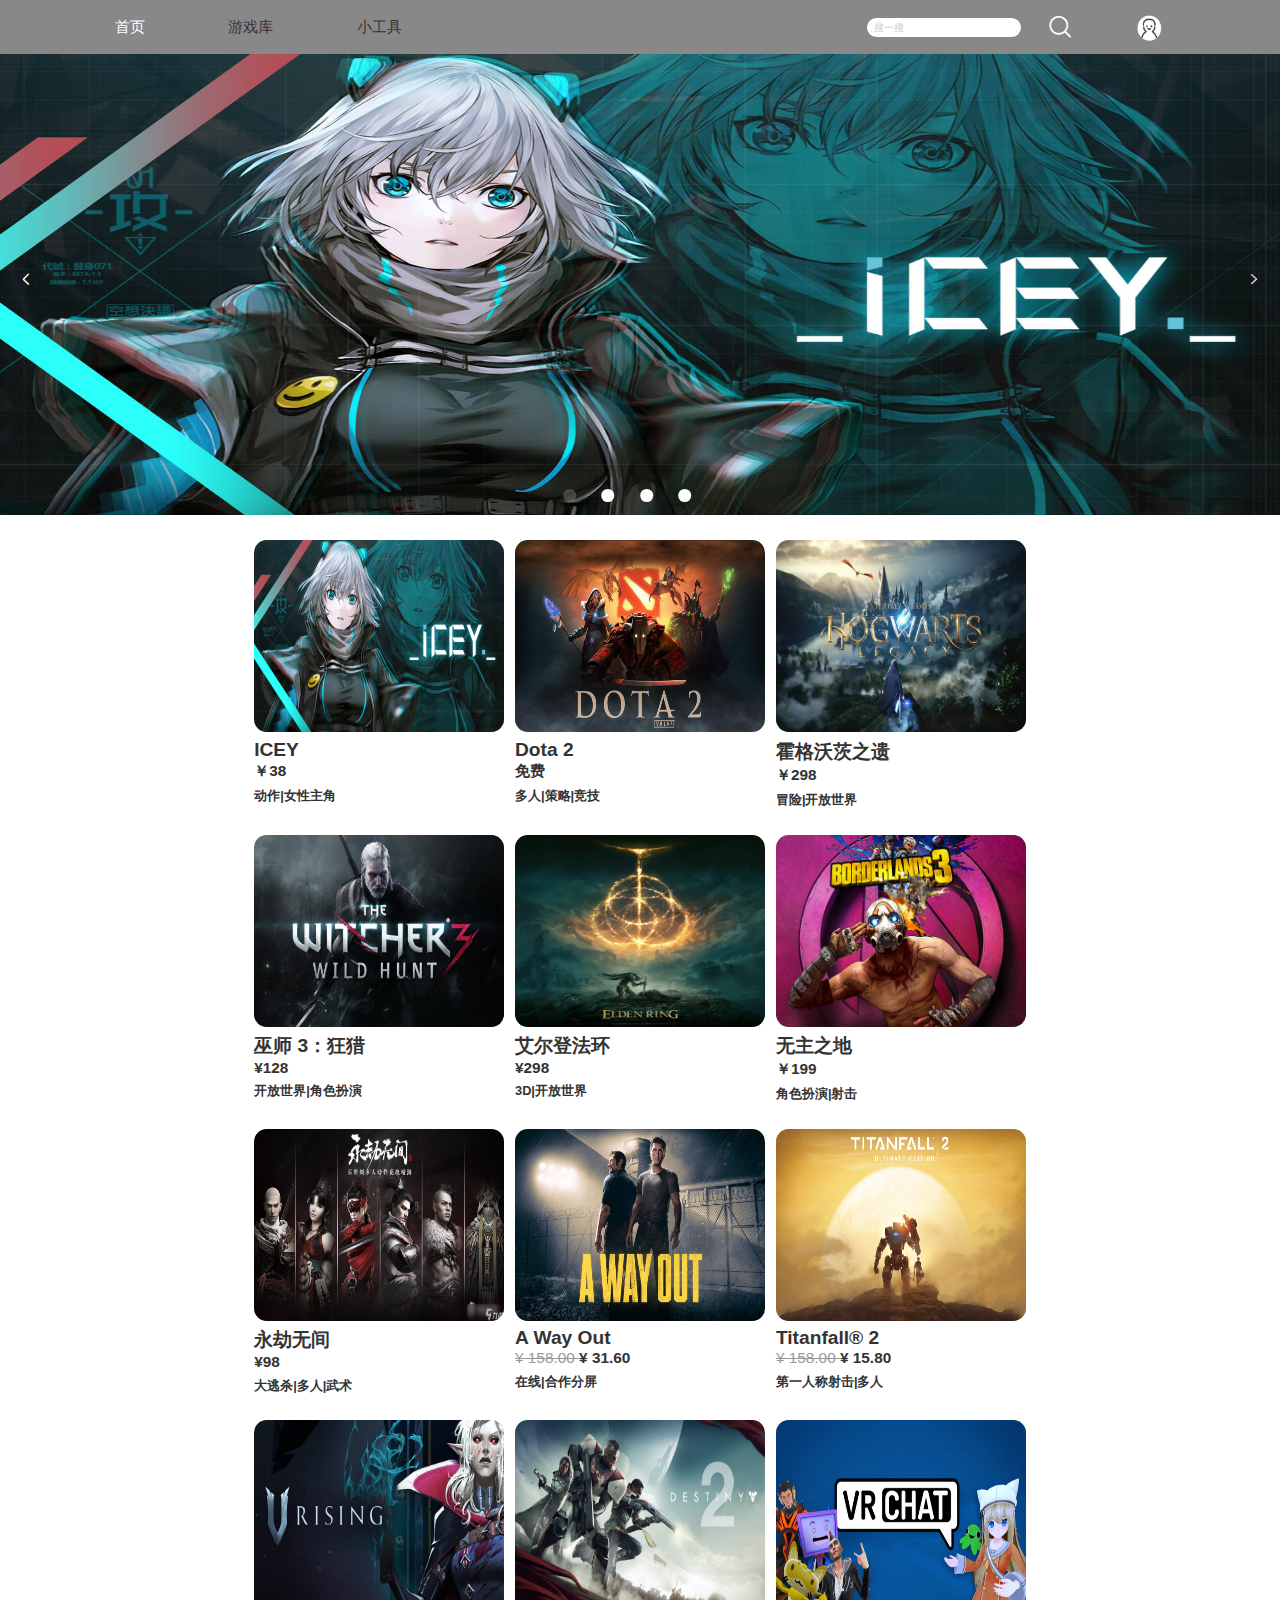
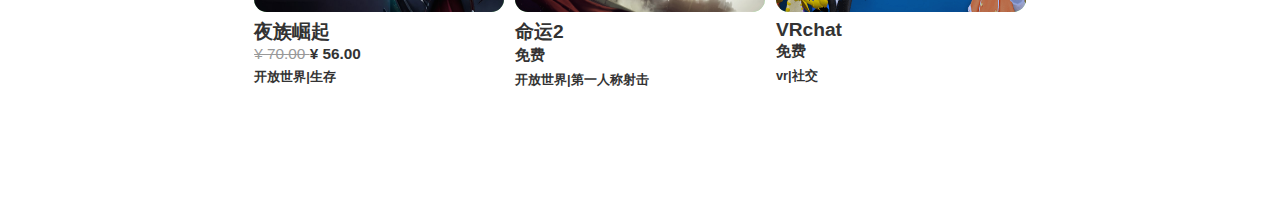
<file: html/index.html>
<!DOCTYPE html>
<html lang="en">

<head>
    <meta charset="UTF-8">
    <meta http-equiv="X-UA-Compatible" content="IE=edge">
    <meta name="viewport" content="width=device-width, initial-scale=1.0">
    <title>首页</title>
    <link rel="stylesheet" href="../css/common.css">
    <link rel="stylesheet" href="../css/base.css">
    <link rel="stylesheet" href="../css/index.css">
    <link rel="stylesheet" href="../iconfont/iconfont.css">
    <script src="../js/flexible.js"></script>
    <script src="../js/lbt.js"></script>
</head>

<body>
    <!-- 顶部 -->
    <div class="banner">
        <!-- 顶部左边导航栏 -->
        <div class="topLeft">
            <ul>
                <li>
                    <a href="#">首页</a>
                </li>
                <li>
                    <a href="./gameLib.html">游戏库</a>
                </li>
                <li>
                    <a href="#">小工具</a>
                </li>
            </ul>
        </div>
        <div class="topRight">
            <!-- 搜索 -->
            <div class="search">
                <a href href="#">
                    <input type="text" placeholder="搜一搜">
                </a>
                <a href href="#">
                    <span class="iconfont">&#xe67d;</span>
                </a>
            </div>
            <div class="head-pic">
                <a href=""><img src="../image/pic.png" alt=""></a>
            </div>
        </div>
    </div>
    <!-- 轮播图 -->
    <div id="flash">
        <div id="prev"><span class="iconfont">&#xe61f;</span></div>
        <div id="next"><span class="iconfont">&#xe621;</span></div>
        <ul id="play">
            <li style="display: block;"><img src="../upload/艾希.jpg" alt="" /></li>
            <li><img src="../upload/DOTA2.jpg" alt="" /></li>
            <li><img src="../upload/霍格沃茨之遗.jpg" alt="" /></li>
            <li><img src="../upload/巫师 3：狂猎.jpg" alt="" /></li>
        </ul>
        <ul id="button">
            <li>
                <div style="background: rgba(255, 255, 255, 0.2);"></div>
            </li>
            <li>
                <div></div>
            </li>
            <li>
                <div></div>
            </li>
            <li>
                <div></div>
            </li>
        </ul>
    </div>
    <!-- 游戏 -->
    <div class="game wrapper">
        <!-- 1 -->
        <ul>
            <li>
                <a href="ICEY.html">
                    <div class="pic"><img src="../upload/艾希.jpg" alt=""></div>
                    <div class="gameName">ICEY</div>
                    <div class="price">￥38</div>
                    <div class="tag">动作|女性主角</div>
                </a>
            </li>
            <li>
                <a href="#">
                    <div class="pic"><img src="../upload/DOTA2.jpg" alt=""></div>
                    <div class="gameName">Dota 2</div>
                    <div class="price">免费</div>
                    <div class="tag">多人|策略|竞技</div>
                </a>
            </li>
            <li>
                <a href="#">
                    <div class="pic"><img src="../upload/霍格沃茨之遗.jpg" alt=""></div>
                    <div class="gameName">霍格沃茨之遗</div>
                    <div class="price">￥298</div>
                    <div class="tag">冒险|开放世界</div>
                </a>
            </li>
        </ul>
        <!-- 2 -->
        <ul>
            <li>
                <a href="#">
                    <div class="pic"><img src="../upload/巫师 3：狂猎.jpg" alt=""></div>
                    <div class="gameName">巫师 3：狂猎</div>
                    <div class="price">¥128</div>
                    <div class="tag">开放世界|角色扮演</div>
                </a>
            </li>
            <li>
                <a href="#">
                    <div class="pic"><img src="../upload/艾尔登法环.jpg" alt=""></div>
                    <div class="gameName">艾尔登法环</div>
                    <div class="price">¥298</div>
                    <div class="tag">3D|开放世界</div>
                </a>
            </li>
            <li>
                <a href="#">
                    <div class="pic"><img src="../upload/无主之地.jpg" alt=""></div>
                    <div class="gameName">无主之地</div>
                    <div class="price">￥199</div>
                    <div class="tag">角色扮演|射击</div>
                </a>
            </li>
        </ul>
        <!-- 3 -->
        <ul>
            <li>
                <a href="#">
                    <div class="pic"><img src="../upload/永劫无间.jpg" alt=""></div>
                    <div class="gameName">永劫无间</div>
                    <div class="price">¥98</div>
                    <div class="tag">大逃杀|多人|武术</div>
                </a>
            </li>
            <li>
                <a href="#">
                    <div class="pic"><img src="../upload/A Way Out.jpg" alt=""></div>
                    <div class="gameName">A Way Out</div>
                    <div class="price"><span>¥ 158.00 </span>¥ 31.60</div>
                    <div class="tag">在线|合作分屏</div>
                </a>
            </li>
            <li>
                <a href="#">
                    <div class="pic"><img src="../upload/Titanfall2.png" alt=""></div>
                    <div class="gameName">Titanfall® 2</div>
                    <div class="price"><span>¥ 158.00 </span>¥ 15.80</div>
                    <div class="tag">第一人称射击|多人</div>
                </a>
            </li>
        </ul>
        <!-- 4 -->
        <ul>
            <li>
                <a href="#">
                    <div class="pic"><img src="../upload/夜族崛起.jpg" alt=""></div>
                    <div class="gameName">夜族崛起</div>
                    <div class="price"><span>¥ 70.00 </span>¥ 56.00</div>
                    <div class="tag">开放世界|生存</div>
                </a>
            </li>
            <li>
                <a href="#">
                    <div class="pic"><img src="../upload/命运2.jpg" alt=""></div>
                    <div class="gameName">命运2</div>
                    <div class="price">免费</div>
                    <div class="tag">开放世界|第一人称射击</div>
                </a>
            </li>
            <li>
                <a href="#">
                    <div class="pic"><img src="../upload/VRchat.png" alt=""></div>
                    <div class="gameName">VRchat</div>
                    <div class="price">免费</div>
                    <div class="tag">vr|社交</div>
                </a>
            </li>
        </ul>
    </div>
</body>

</html>
</file>
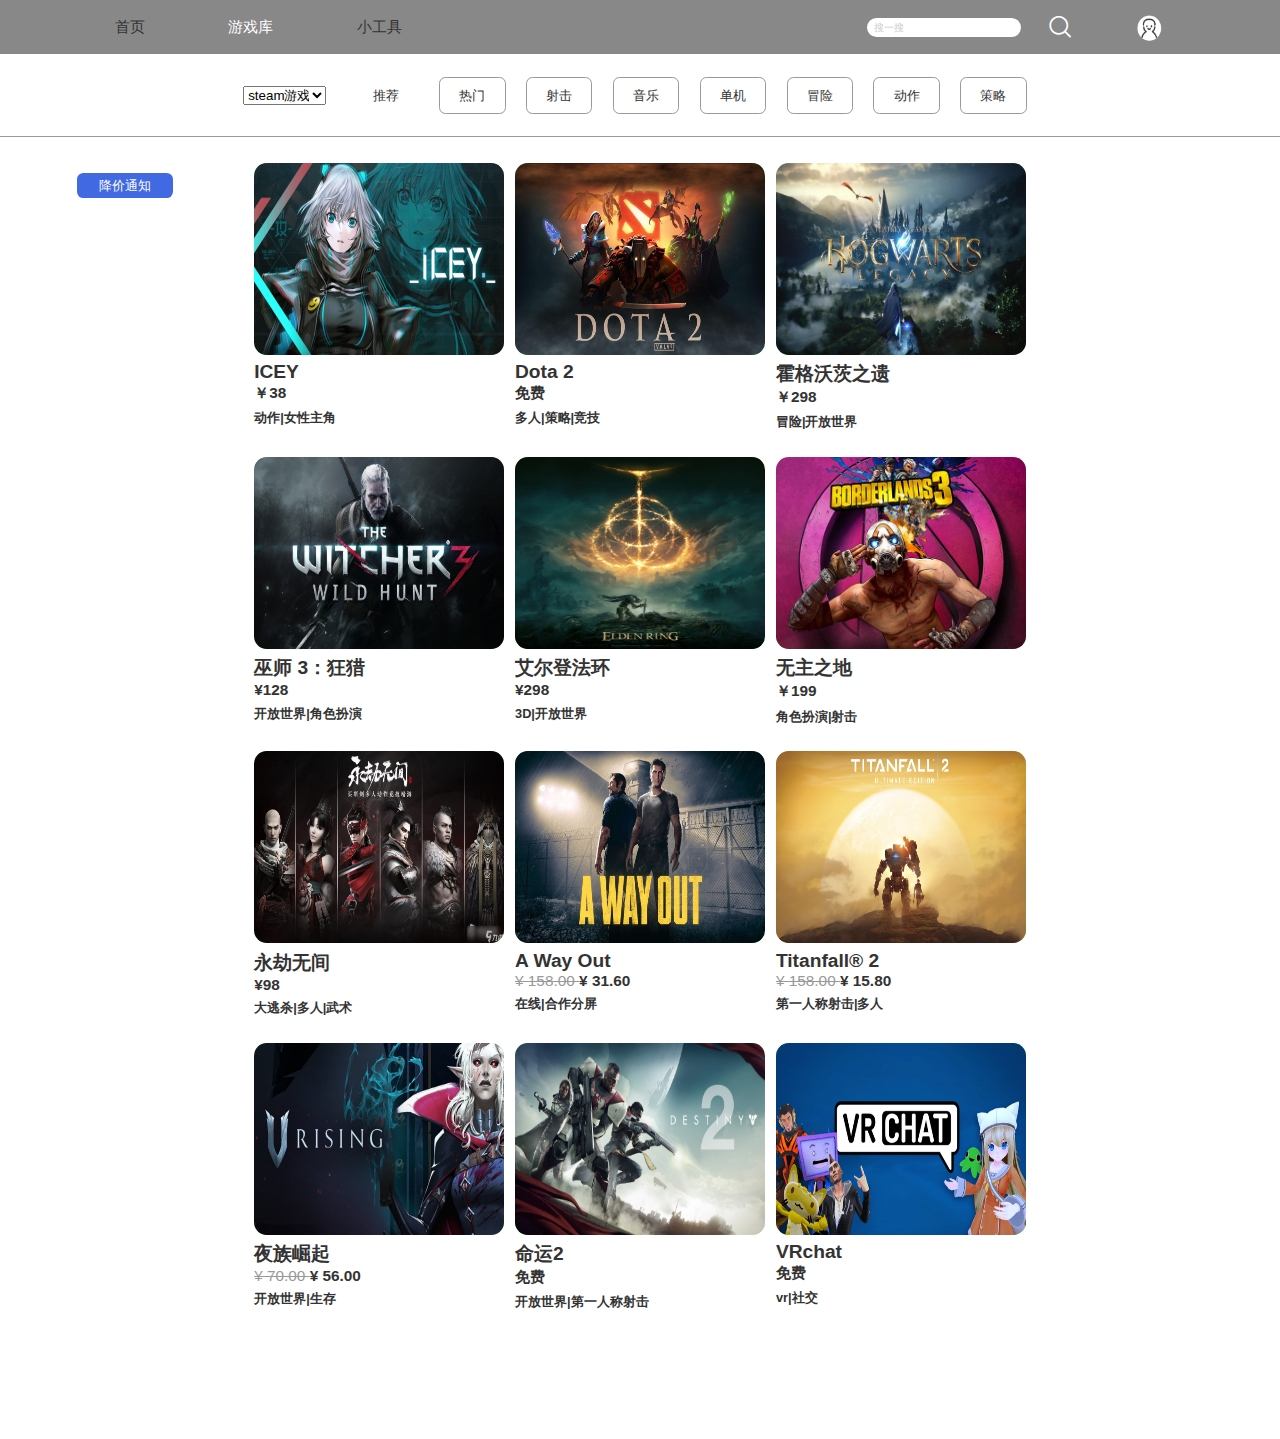
<file: html/gameLib.html>
<!DOCTYPE html>
<html lang="en">

<head>
    <meta charset="UTF-8">
    <meta http-equiv="X-UA-Compatible" content="IE=edge">
    <meta name="viewport" content="width=device-width, initial-scale=1.0">
    <title>游戏库</title>
    <link rel="stylesheet" href="../css/common.css">
    <link rel="stylesheet" href="../css/base.css">
    <link rel="stylesheet" href="../css/gameLib.css">
    <link rel="stylesheet" href="../iconfont/iconfont.css">
    <script src="../js/flexible.js"></script>
</head>

<body>
    <!-- 顶部 -->
    <div class="banner">
        <!-- 顶部左边导航栏 -->
        <div class="topLeft">
            <ul>
                <li>
                    <a href="./index.html">首页</a>
                </li>
                <li>
                    <a href="#">游戏库</a>
                </li>
                <li>
                    <a href="#">小工具</a>
                </li>
            </ul>
        </div>
        <div class="topRight">
            <!-- 搜索 -->
            <div class="search">
                <a href href="#">
                    <input type="text" placeholder="搜一搜">
                </a>
                <a href href="#">
                    <span class="iconfont">&#xe67d;</span>
                </a>
            </div>
            <div class="head-pic">
                <a href=""><img src="../image/pic.png" alt=""></a>
            </div>
        </div>
    </div>
    <!-- 分类 -->
    <div class="classify">
        <div class="wrapper">
            <div class="gameType">
                <select>
                    <option>steam游戏</option>
                    <option>手游</option>
                    <option>热门大型网游</option>
                </select>
            </div>
            <div class="gameTag">
                <ul>
                    <li>
                        <a href="">推荐</a>
                    </li>
                    <li>
                        <a href="">热门</a>
                    </li>
                    <li>
                        <a href="">射击</a>
                    </li>
                    <li>
                        <a href="">音乐</a>
                    </li>
                    <li>
                        <a href="">单机</a>
                    </li>
                    <li>
                        <a href="">冒险</a>
                    </li>
                    <li>
                        <a href="">动作</a>
                    </li>
                    <li>
                        <a href="">策略</a>
                    </li>
                </ul>
            </div>
        </div>
    </div>
    <!-- 游戏 -->
    <div class="game wrapper">
        <!-- 1 -->
        <ul>
            <li>
                <a href="ICEY.html">
                    <div class="pic"><img src="../upload/艾希.jpg" alt=""></div>
                    <div class="gameName">ICEY</div>
                    <div class="price">￥38</div>
                    <div class="tag">动作|女性主角</div>
                </a>
            </li>
            <li>
                <a href="#">
                    <div class="pic"><img src="../upload/DOTA2.jpg" alt=""></div>
                    <div class="gameName">Dota 2</div>
                    <div class="price">免费</div>
                    <div class="tag">多人|策略|竞技</div>
                </a>
            </li>
            <li>
                <a href="#">
                    <div class="pic"><img src="../upload/霍格沃茨之遗.jpg" alt=""></div>
                    <div class="gameName">霍格沃茨之遗</div>
                    <div class="price">￥298</div>
                    <div class="tag">冒险|开放世界</div>
                </a>
            </li>
        </ul>
        <!-- 2 -->
        <ul>
            <li>
                <a href="#">
                    <div class="pic"><img src="../upload/巫师 3：狂猎.jpg" alt=""></div>
                    <div class="gameName">巫师 3：狂猎</div>
                    <div class="price">¥128</div>
                    <div class="tag">开放世界|角色扮演</div>
                </a>
            </li>
            <li>
                <a href="#">
                    <div class="pic"><img src="../upload/艾尔登法环.jpg" alt=""></div>
                    <div class="gameName">艾尔登法环</div>
                    <div class="price">¥298</div>
                    <div class="tag">3D|开放世界</div>
                </a>
            </li>
            <li>
                <a href="#">
                    <div class="pic"><img src="../upload/无主之地.jpg" alt=""></div>
                    <div class="gameName">无主之地</div>
                    <div class="price">￥199</div>
                    <div class="tag">角色扮演|射击</div>
                </a>
            </li>
        </ul>
        <!-- 3 -->
        <ul>
            <li>
                <a href="#">
                    <div class="pic"><img src="../upload/永劫无间.jpg" alt=""></div>
                    <div class="gameName">永劫无间</div>
                    <div class="price">¥98</div>
                    <div class="tag">大逃杀|多人|武术</div>
                </a>
            </li>
            <li>
                <a href="#">
                    <div class="pic"><img src="../upload/A Way Out.jpg" alt=""></div>
                    <div class="gameName">A Way Out</div>
                    <div class="price"><span>¥ 158.00 </span>¥ 31.60</div>
                    <div class="tag">在线|合作分屏</div>
                </a>
            </li>
            <li>
                <a href="#">
                    <div class="pic"><img src="../upload/Titanfall2.png" alt=""></div>
                    <div class="gameName">Titanfall® 2</div>
                    <div class="price"><span>¥ 158.00 </span>¥ 15.80</div>
                    <div class="tag">第一人称射击|多人</div>
                </a>
            </li>
        </ul>
        <!-- 4 -->
        <ul>
            <li>
                <a href="#">
                    <div class="pic"><img src="../upload/夜族崛起.jpg" alt=""></div>
                    <div class="gameName">夜族崛起</div>
                    <div class="price"><span>¥ 70.00 </span>¥ 56.00</div>
                    <div class="tag">开放世界|生存</div>
                </a>
            </li>
            <li>
                <a href="#">
                    <div class="pic"><img src="../upload/命运2.jpg" alt=""></div>
                    <div class="gameName">命运2</div>
                    <div class="price">免费</div>
                    <div class="tag">开放世界|第一人称射击</div>
                </a>
            </li>
            <li>
                <a href="#">
                    <div class="pic"><img src="../upload/VRchat.png" alt=""></div>
                    <div class="gameName">VRchat</div>
                    <div class="price">免费</div>
                    <div class="tag">vr|社交</div>
                </a>
            </li>
        </ul>
    </div>
    <!-- 降价通知 -->
    <div class="notice"><a href="">降价通知</a></div>
</body>

</html>
</file>
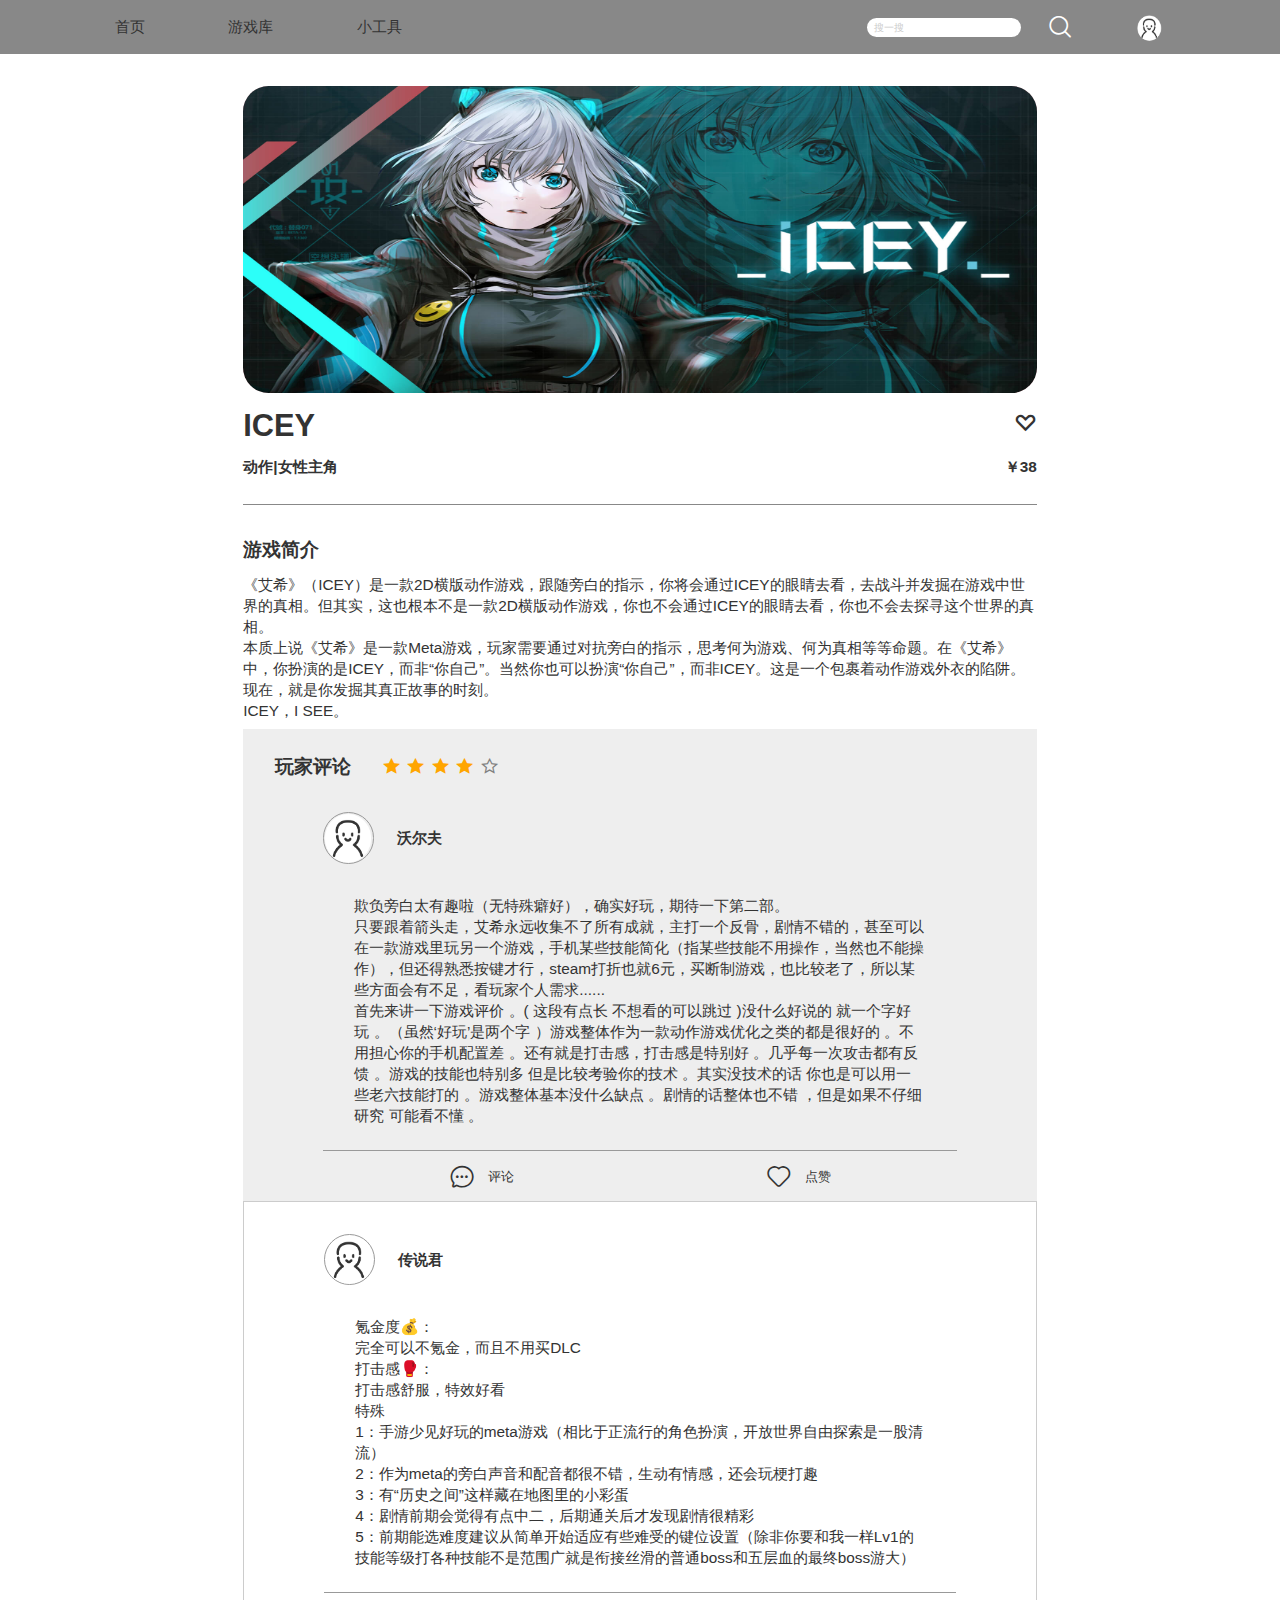
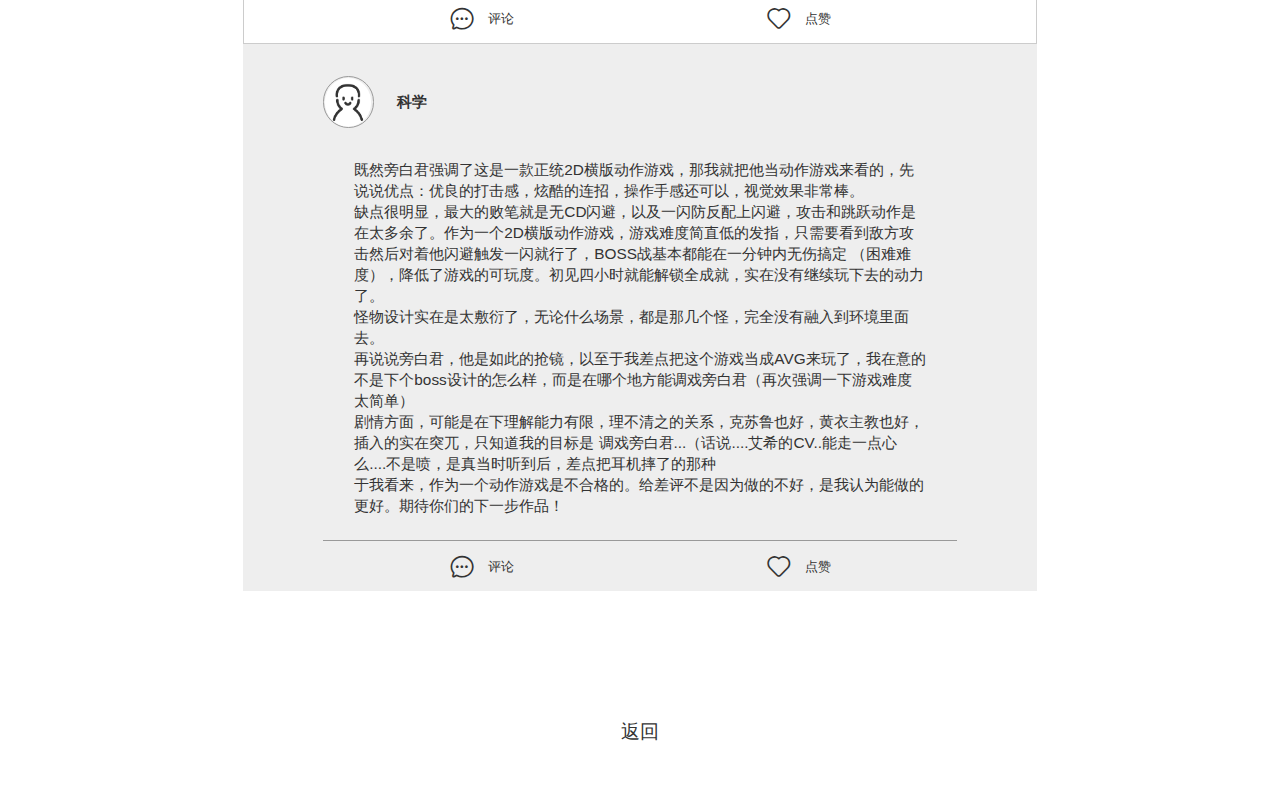
<file: html/ICEY.html>
<!DOCTYPE html>
<html lang="en">

<head>
    <meta charset="UTF-8">
    <meta http-equiv="X-UA-Compatible" content="IE=edge">
    <meta name="viewport" content="width=device-width, initial-scale=1.0">
    <title>ICEY</title>
    <link rel="stylesheet" href="../css/common.css">
    <link rel="stylesheet" href="../css/base.css">
    <link rel="stylesheet" href="../iconfont/iconfont.css">
    <script src="../js/flexible.js"></script>
</head>

<body>
    <!-- 顶部 -->
    <div class="banner">
        <!-- 顶部左边导航栏 -->
        <div class="topLeft">
            <ul>
                <li>
                    <a href="./index.html">首页</a>
                </li>
                <li>
                    <a href="./gameLib.html">游戏库</a>
                </li>
                <li>
                    <a href="#">小工具</a>
                </li>
            </ul>
        </div>
        <div class="topRight">
            <!-- 搜索 -->
            <div class="search">
                <a href href="#">
                    <input type="text" placeholder="搜一搜">
                </a>
                <a href href="#">
                    <span class="iconfont">&#xe67d;</span>
                </a>
            </div>
            <div class="head-pic">
                <a href=""><img src="../image/pic.png" alt=""></a>
            </div>
        </div>
    </div>
    <!-- 游戏详情 -->
    <div class="content wrapper">
        <div class="gamePic"><img src="../upload/艾希.jpg" alt=""></div>
        <div class="gameName"><span>ICEY</span><span class="iconfont">&#xe657;</span></div>
        <div class="gameTag"><span>动作|女性主角</span><span>￥38</span></div>
    </div>
    <!-- 游戏简介 -->
    <div class="gameIntro wrapper">
        <h2>游戏简介</h2>
        <p>《艾希》（ICEY）是一款2D横版动作游戏，跟随旁白的指示，你将会通过ICEY的眼睛去看，去战斗并发掘在游戏中世界的真相。但其实，这也根本不是一款2D横版动作游戏，你也不会通过ICEY的眼睛去看，你也不会去探寻这个世界的真相。
            <br> 本质上说《艾希》是一款Meta游戏，玩家需要通过对抗旁白的指示，思考何为游戏、何为真相等等命题。在《艾希》中，你扮演的是ICEY，而非“你自己”。当然你也可以扮演“你自己”，而非ICEY。这是一个包裹着动作游戏外衣的陷阱。
            <br> 现在，就是你发掘其真正故事的时刻。
            <br> ICEY，I SEE。</p>
    </div>
    <!-- 游戏评论 -->
    <div class="gameCom wrapper">
        <div class="comTitle">
            <span class="title">玩家评论</span>
            <span class="iconfont icon-icon-test3"></span>
            <span class="iconfont icon-icon-test3"></span>
            <span class="iconfont icon-icon-test3"></span>
            <span class="iconfont icon-icon-test3"></span>
            <span class="iconfont icon-icon-test2"></span>
        </div>
        <!-- 评论1 -->
        <div class="comment">
            <div class="people">
                <div class="head-pic"><img src="../image/pic.png" alt=""></div><span>沃尔夫</span>
            </div>
            <p>欺负旁白太有趣啦（无特殊癖好），确实好玩，期待一下第二部。
                <br> 只要跟着箭头走，艾希永远收集不了所有成就，主打一个反骨，剧情不错的，甚至可以在一款游戏里玩另一个游戏，手机某些技能简化（指某些技能不用操作，当然也不能操作），但还得熟悉按键才行，steam打折也就6元，买断制游戏，也比较老了，所以某些方面会有不足，看玩家个人需求......
                <br> 首先来讲一下游戏评价 。( 这段有点长 不想看的可以跳过 )没什么好说的 就一个字好玩 。（虽然‘好玩’是两个字 ）游戏整体作为一款动作游戏优化之类的都是很好的 。不用担心你的手机配置差 。还有就是打击感，打击感是特别好 。几乎每一次攻击都有反馈 。游戏的技能也特别多 但是比较考验你的技术 。其实没技术的话 你也是可以用一些老六技能打的 。游戏整体基本没什么缺点 。剧情的话整体也不错 ，但是如果不仔细研究 可能看不懂 。
            </p>
            <div class="action">
                <div class="actLeft">
                    <div class="iconfont">&#xe61d;</div>
                    <div class="text">评论</div>
                </div>
                <div class="actRight">
                    <div class="iconfont">&#xe61e;</div>
                    <div class="text">点赞</div>
                </div>
            </div>
        </div>
        <!-- 评论2 -->
        <div class="comment">
            <div class="people">
                <div class="head-pic"><img src="../image/pic.png" alt=""></div><span>传说君</span>
            </div>
            <p>氪金度💰：
                <br> 完全可以不氪金，而且不用买DLC
                <br> 打击感🥊：
                <br> 打击感舒服，特效好看
                <br> 特殊
                <br> 1：手游少见好玩的meta游戏（相比于正流行的角色扮演，开放世界自由探索是一股清流）
                <br> 2：作为meta的旁白声音和配音都很不错，生动有情感，还会玩梗打趣
                <br> 3：有“历史之间”这样藏在地图里的小彩蛋
                <br> 4：剧情前期会觉得有点中二，后期通关后才发现剧情很精彩
                <br> 5：前期能选难度建议从简单开始适应有些难受的键位设置（除非你要和我一样Lv1的技能等级打各种技能不是范围广就是衔接丝滑的普通boss和五层血的最终boss游大）
            </p>
            <div class="action">
                <div class="actLeft">
                    <div class="iconfont">&#xe61d;</div>
                    <div class="text">评论</div>
                </div>
                <div class="actRight">
                    <div class="iconfont">&#xe61e;</div>
                    <div class="text">点赞</div>
                </div>
            </div>
        </div>
        <!-- 评论3 -->
        <div class="comment">
            <div class="people">
                <div class="head-pic"><img src="../image/pic.png" alt=""></div><span>科学</span>
            </div>
            <p>既然旁白君强调了这是一款正统2D横版动作游戏，那我就把他当动作游戏来看的，先说说优点：优良的打击感，炫酷的连招，操作手感还可以，视觉效果非常棒。
                <br> 缺点很明显，最大的败笔就是无CD闪避，以及一闪防反配上闪避，攻击和跳跃动作是在太多余了。作为一个2D横版动作游戏，游戏难度简直低的发指，只需要看到敌方攻击然后对着他闪避触发一闪就行了，BOSS战基本都能在一分钟内无伤搞定 （困难难度），降低了游戏的可玩度。初见四小时就能解锁全成就，实在没有继续玩下去的动力了。
                <br> 怪物设计实在是太敷衍了，无论什么场景，都是那几个怪，完全没有融入到环境里面去。
                <br> 再说说旁白君，他是如此的抢镜，以至于我差点把这个游戏当成AVG来玩了，我在意的不是下个boss设计的怎么样，而是在哪个地方能调戏旁白君（再次强调一下游戏难度太简单）
                <br> 剧情方面，可能是在下理解能力有限，理不清之的关系，克苏鲁也好，黄衣主教也好，插入的实在突兀，只知道我的目标是 调戏旁白君...（话说....艾希的CV..能走一点心么....不是喷，是真当时听到后，差点把耳机摔了的那种
                <br> 于我看来，作为一个动作游戏是不合格的。给差评不是因为做的不好，是我认为能做的更好。期待你们的下一步作品！
            </p>
            <div class="action">
                <div class="actLeft">
                    <div class="iconfont">&#xe61d;</div>
                    <div class="text">评论</div>
                </div>
                <div class="actRight">
                    <div class="iconfont">&#xe61e;</div>
                    <div class="text">点赞</div>
                </div>
            </div>
        </div>
    </div>
    <!-- 返回 -->
    <div class="return">
        <a href="index.html">返回</a>
    </div>
</body>
<script type="text/javascript">
</script>

</html>
</file>
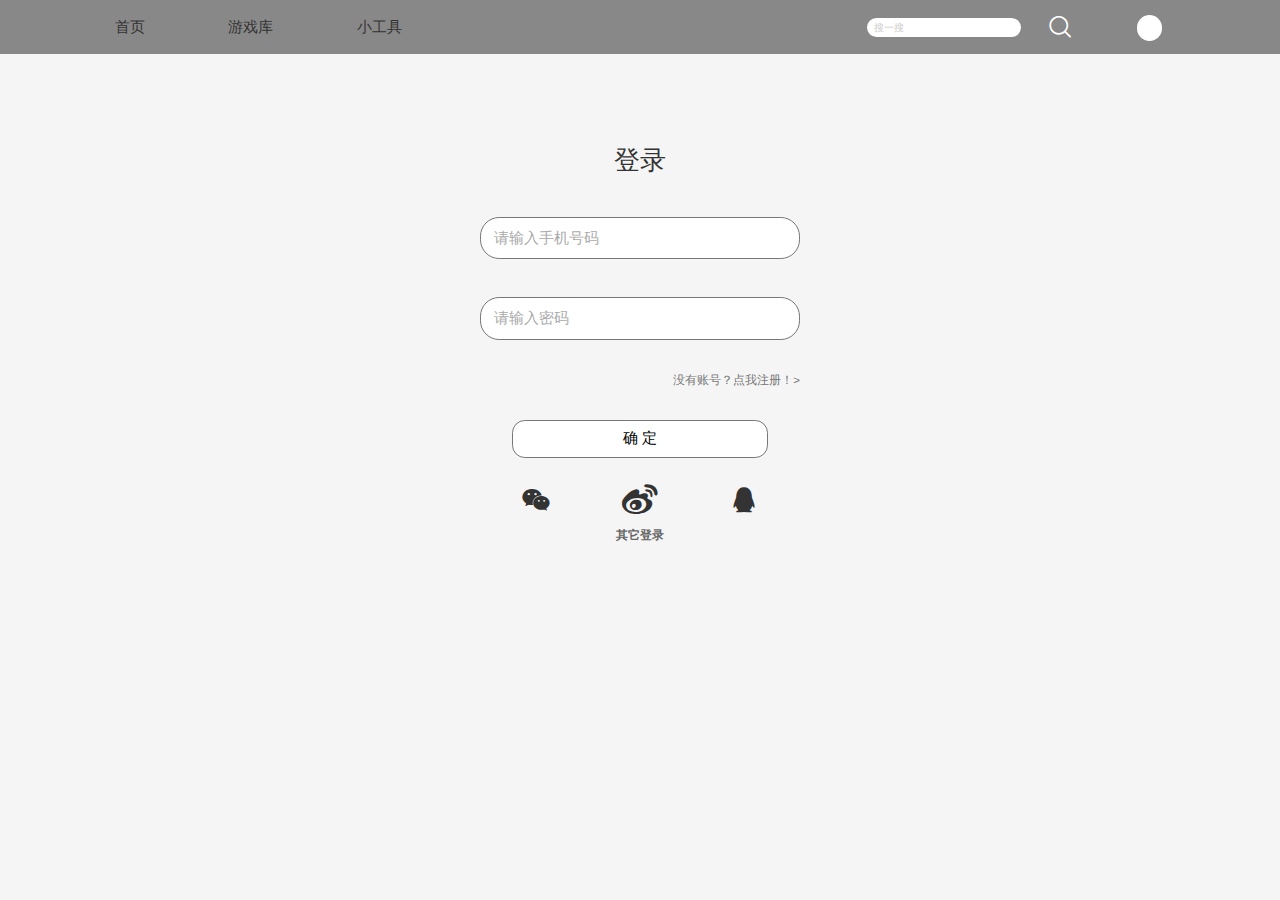
<file: html/login.html>
<!DOCTYPE html>
<html lang="en">

<head>
    <meta charset="UTF-8">
    <meta http-equiv="X-UA-Compatible" content="IE=edge">
    <meta name="viewport" content="width=device-width, initial-scale=1.0">
    <title>登录</title>
    <link rel="stylesheet" href="../css/common.css">
    <link rel="stylesheet" href="../css/base.css">
    <link rel="stylesheet" href="../iconfont/iconfont.css">
    <link rel="stylesheet" href="../css/login.css">
    <script src="../js/flexible.js"></script>
</head>

<body>
    <!-- 顶部 -->
    <div class="banner">
        <!-- 顶部左边导航栏 -->
        <div class="topLeft">
            <ul>
                <li>
                    <a href="./index.html">首页</a>
                </li>
                <li>
                    <a href="./gameLib.html">游戏库</a>
                </li>
                <li>
                    <a href="#">小工具</a>
                </li>
            </ul>
        </div>
        <div class="topRight">
            <!-- 搜索 -->
            <div class="search">
                <a href href="#">
                    <input type="text" placeholder="搜一搜">
                </a>
                <a href href="#">
                    <span class="iconfont">&#xe67d;</span>
                </a>
            </div>
            <div class="head-pic" style="background-color: white;">
                <a href=""></a>
            </div>
        </div>
    </div>
    <!-- 登录内容 -->
    <div class="login-main">
        <h1>登录</h1>
        <form action="" autocomplete="off">
            <div class="input">
                <input required type="text" placeholder="请输入手机号码" name="username">
            </div>
            <div class="input">
                <input required type="password" placeholder="请输入密码" name="password">
            </div>
            <div class="register">
                <a href="./register.html">没有账号？点我注册！></a>
            </div>
            <button type="submit" class="dl">确 定</button>
            <div class="icons">
                <a href=""><span class="iconfont icon-weixin"></span></a>
                <a href=""><span class="iconfont icon-xinlangweibo"></span></a>
                <a href=""><span class="iconfont icon-QQ"></span></a>
            </div>
            <div class="more">其它登录</div>
        </form>
    </div>

    <script>
        // 点击提交模块
        const form = document.querySelector('form')
        const agree = document.querySelector('[name=agree]')
        const username = document.querySelector('[name=username]')
        form.addEventListener('submit', function(e) {
            e.preventDefault()

            // 记录用户名到本地存储
            //localStorage.setItem('xtx-uname', username.value)
            // 跳转到首页
            location.href = './index.html'
        })
    </script>
</body>

</html>
</file>
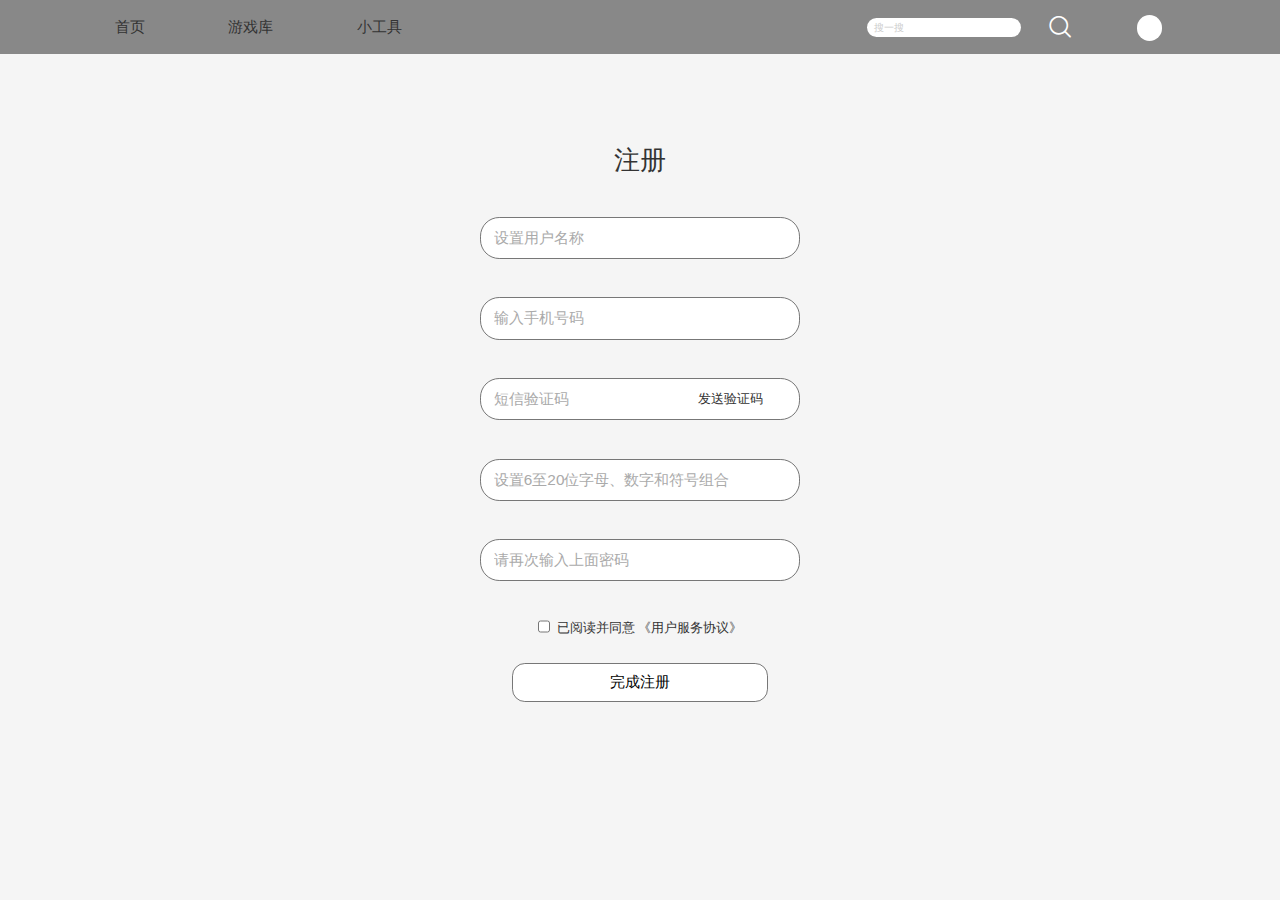
<file: html/register.html>
<!DOCTYPE html>
<html lang="en">

<head>
    <meta charset="UTF-8">
    <meta http-equiv="X-UA-Compatible" content="IE=edge">
    <meta name="viewport" content="width=device-width, initial-scale=1.0">
    <title>注册</title>
    <link rel="stylesheet" href="../css/common.css">
    <link rel="stylesheet" href="../css/base.css">
    <link rel="stylesheet" href="../iconfont/iconfont.css">
    <link rel="stylesheet" href="../css/register.css">
    <script src="../js/flexible.js"></script>
</head>

<body>
    <!-- 顶部 -->
    <div class="banner">
        <!-- 顶部左边导航栏 -->
        <div class="topLeft">
            <ul>
                <li>
                    <a href="./index.html">首页</a>
                </li>
                <li>
                    <a href="./gameLib.html">游戏库</a>
                </li>
                <li>
                    <a href="#">小工具</a>
                </li>
            </ul>
        </div>
        <div class="topRight">
            <!-- 搜索 -->
            <div class="search">
                <a href href="#">
                    <input type="text" placeholder="搜一搜">
                </a>
                <a href href="#">
                    <span class="iconfont">&#xe67d;</span>
                </a>
            </div>
            <div class="head-pic" style="background-color: white;">
                <a href=""></a>
            </div>
        </div>
    </div>
    <!-- 注册内容 -->
    <div class="register-main">
        <h1>注册</h1>
        <form action="./login.html" class="form">
            <div data-prop="username" class="form-item">
                <input name="username" type="text" placeholder="设置用户名称">
                <span class="msg"></span>
            </div>
            <div data-prop="phone" class="form-item">
                <input name="phone" type="text" placeholder="输入手机号码  ">
                <span class="msg"></span>
            </div>
            <div data-prop="code" class="form-item">
                <input name="code" type="text" placeholder="短信验证码">
                <span class="msg"></span>
                <a class="code" href="javascript:;">发送验证码</a>
            </div>
            <div data-prop="password" class="form-item">
                <input name="password" type="password" placeholder="设置6至20位字母、数字和符号组合">
                <span class="msg"></span>
            </div>
            <div data-prop="confirm" class="form-item">
                <input name="confirm" type="password" placeholder="请再次输入上面密码">
                <span class="msg"></span>
            </div>
            <div class="form-item">
                <input type="checkbox" name="agree" id="" class="agree">已阅读并同意
                <i>《用户服务协议》</i>
            </div>
            <div class="form-item">
                <button class="submit" onclick="">完成注册</button>
                <!-- <a class="submit" href="javascript:;">下一步</a> -->
            </div>
        </form>
    </div>

    <script>
        (function() {
            // 1. 发送短信验证码模块
            const code = document.querySelector('.code')
            let flag = true // 通过一个变量来控制   节流阀 
                //  1.1 点击事件
            code.addEventListener('click', function() {
                if (flag) {
                    // 取反了，不能马上第二次点击
                    flag = false
                    let i = 60
                        // 点击完毕之后立马触发
                    code.innerHTML = `${i}秒后重新获取`
                        // 开启定时器
                    let timerId = setInterval(function() {
                        i--
                        if (i < 10) code.innerHTML = `0${i}秒后重新获取`
                        else code.innerHTML = `${i}秒后重新获取`
                        if (i === 0) {
                            // 清除定时器
                            clearInterval(timerId)
                                // 从新获取
                            code.innerHTML = `重新获取`
                                // 到时间了，可以开启 flag了
                            flag = true
                        }
                    }, 1000)
                }
            })
        })();


        // 2. 验证的是用户名
        // 2.1 获取用户名表单
        const username = document.querySelector('[name=username]')
            // 2.2 使用change事件  值发生变化的时候
        username.addEventListener('change', verifyName)
            // 2.3 封装verifyName函数
        function verifyName() {
            // console.log(11)
            const span = username.nextElementSibling
                // 2.4 定规则  用户名
            const reg = /^[a-zA-Z0-9-_]{6,10}$/
            if (!reg.test(username.value)) {
                // console.log(11)
                span.innerText = '输入不合法,请输入6~10位'
                return false
            }
            // 2.5 合法的 就清空span
            span.innerText = ''
            return true
        }



        // 3. 验证的是手机号
        // 2.1 获取手机表单
        const phone = document.querySelector('[name=phone]')
            // 2.2 使用change事件  值发生变化的时候
        phone.addEventListener('change', verifyPhone)
            // 2.3 verifyPhone
        function verifyPhone() {
            // console.log(11)
            const span = phone.nextElementSibling
                // 2.4 定规则  用户名
            const reg = /^1(3\d|4[5-9]|5[0-35-9]|6[567]|7[0-8]|8\d|9[0-35-9])\d{8}$/
            if (!reg.test(phone.value)) {
                // console.log(11)
                span.innerText = '输入不合法,请输入正确的11位手机号码'
                return false
            }
            // 2.5 合法的 就清空span
            span.innerText = ''
            return true
        }


        // 4. 验证的是验证码
        // 4.1 获取验证码表单
        const codeInput = document.querySelector('[name=code]')
            //4.2 使用change事件  值发生变化的时候
        codeInput.addEventListener('change', verifyCode)
            // 4.3 verifyPhone
        function verifyCode() {
            // console.log(11)
            const span = codeInput.nextElementSibling
                // 4.4 定规则  验证码
            const reg = /^\d{6}$/
            if (!reg.test(codeInput.value)) {
                // console.log(11)
                span.innerText = '输入不合法，6位数字'
                return false
            }
            // 4.5 合法的 就清空span
            span.innerText = ''
            return true
        }

        // 5. 验证的是密码框
        // 5.1 获取密码表单
        const password = document.querySelector('[name=password]')
            //5.2 使用change事件  值发生变化的时候
        password.addEventListener('change', verifyPwd)
            // 5.3 verifyPhone
        function verifyPwd() {
            // console.log(11)
            const span = password.nextElementSibling
                // 5.4 定规则  密码
            const reg = /^[a-zA-Z0-9-_]{6,20}$/
            if (!reg.test(password.value)) {
                // console.log(11)
                span.innerText = '输入不合法,6~20位数字字母符号组成'
                return false
            }
            // 5.5 合法的 就清空span
            span.innerText = ''
            return true
        }



        // 6. 密码的再次验证
        // 6.1 获取再次验证表单
        const confirm = document.querySelector('[name=confirm]')
            //6.2 使用change事件  值发生变化的时候
        confirm.addEventListener('change', verifyConfirm)
            // 6.3 verifyPhone
        function verifyConfirm() {
            // console.log(11)
            const span = confirm.nextElementSibling
                // 6.4 当前表单的值不等于 密码框的值就是错误的
            if (confirm.value !== password.value) {
                // console.log(11)
                span.innerText = '两次密码输入不一致'
                return false
            }
            // 6.5 合法的 就清空span
            span.innerText = ''
            return true
        }


        // 7. 提交模块
        const form = document.querySelector('form')
        const agree = document.querySelector('[name=agree]')
        form.addEventListener('submit', function(e) {
            // 判断是否勾选我同意模块
            if (!agree.checked) {
                alert('请勾选同意协议')
                    // 阻止提交
                e.preventDefault()
            }
            // 依次判断上面的每个框框 是否通过，只要有一个没有通过的就阻止
            // console.log(verifyName())
            if (!verifyName()) e.preventDefault()
            if (!verifyPhone()) e.preventDefault()
            if (!verifyCode()) e.preventDefault()
            if (!verifyPwd()) e.preventDefault()
            if (!verifyConfirm()) e.preventDefault()
        })
    </script>
</body>

</html>
</file>
<file: css/common.css>
/* 版心 */

.wrapper {
    width: 62%;
    margin: 0 auto;
}


/* 顶部 */

.banner {
    display: flex;
    justify-content: space-between;
    width: 100%;
    height: 0.42rem;
    background-color: #888;
}

.banner ul {
    display: flex;
}

.banner .topLeft {
    margin-left: 0.25rem;
}

.banner .topLeft ul li {
    line-height: 0.42rem;
    margin-left: 0.65rem;
    font-size: 0.12rem;
}


/* 顶部右边 */

.banner .topRight {
    display: flex;
    margin-right: 0.8rem;
}


/* 搜索 */

.banner .topRight .search {
    display: flex;
    line-height: 0.42rem;
    margin-right: 0.38rem;
}

.banner .topRight .search input {
    height: 0.15rem;
    width: 1.2rem;
    margin-right: 0.2rem;
    border-radius: 0.08rem;
    font-size: 0.08rem;
}

.banner .topRight .search input::placeholder {
    padding-left: 0.05rem;
    font-size: 0.08rem;
    color: #ccc;
}

.banner .topRight .search .iconfont {
    font-size: 0.2rem;
    color: white;
}


/* 头像 */

.banner .topRight .head-pic {
    width: 0.2rem;
    height: 0.2rem;
    margin: 0.12rem;
    border-radius: 50%;
    /* background-color: #fff; */
}

.banner .topRight .head-pic img {
    width: 100%;
    height: 100%;
    border-radius: 50%;
}


/* 游戏详情 */

.content {
    padding-bottom: 0.2rem;
    border-bottom: #888 solid 1px;
}

.content .gamePic {
    margin-top: 0.25rem;
    width: 100%;
    height: 2.4rem;
    border-radius: 0.2rem;
    background-color: pink;
}

.content .gamePic img {
    width: 100%;
    border-radius: 0.2rem;
}

.content .gameName {
    display: flex;
    justify-content: space-between;
    margin-top: 0.12rem;
    font-size: 0.24rem;
    font-weight: bold;
}

.content .gameName .iconfont {
    line-height: 0.24rem;
    font-size: 0.18rem;
}

.content .gameTag {
    display: flex;
    justify-content: space-between;
    margin-top: 0.1rem;
    font-size: 0.12rem;
    font-weight: bold;
}


/* 游戏简介 */

.gameIntro {
    margin-top: 0.25rem;
}

.gameIntro h2 {
    font-weight: bold;
}

.gameIntro p {
    margin-top: 0.1rem;
    font-size: 0.12rem;
    /* line-height: 0.2rem; */
}


/* 游戏评论 */


/* 标题 */

.gameCom {
    margin-top: 0.05rem;
}

.gameCom .comTitle {
    padding-top: 0.2rem;
    padding-left: 0.25rem;
    font-size: 0.15rem;
    font-weight: bold;
    background-color: #eee;
}

.gameCom .comTitle .title {
    margin-right: 0.2rem;
}

.gameCom .comTitle .iconfont {
    /* margin-left: 0.02rem; */
    font-size: 0.15rem;
    font-weight: normal;
}

.gameCom .comTitle .icon-icon-test3 {
    color: orange;
}

.gameCom .comTitle .icon-icon-test2 {
    color: gray;
}


/* 玩家评论 */

.gameCom .comment {
    padding: 0 10%;
}

.gameCom .comment:nth-child(even) {
    background-color: #eee;
}

.gameCom .comment:nth-child(odd) {
    border: 1px solid #ccc;
    background-color: #fff;
}

.gameCom .comment .people {
    display: flex;
    margin: 0 auto;
    padding: 0.25rem 0;
}

.gameCom .comment .people .head-pic {
    width: 0.4rem;
    height: 0.4rem;
    border-radius: 50%;
    border: 1px solid #999;
    /* background-color: #fff; */
}

.gameCom .comment .people .head-pic img {
    width: 100%;
    height: 100%;
    border-radius: 50%;
}

.gameCom .comment .people span {
    margin-left: 0.18rem;
    line-height: 0.4rem;
    font-size: 0.12rem;
    font-weight: bold;
}

.gameCom .comment p {
    margin: 0 auto;
    width: 90%;
    padding-bottom: 0.18rem;
    font-size: 0.12rem;
}


/* 评论点赞 */

.gameCom .comment .action {
    display: flex;
    justify-content: space-around;
    height: 0.4rem;
    border-top: 1px solid #999;
}

.gameCom .comment .action .actLeft,
.gameCom .comment .action .actRight {
    display: flex;
    line-height: 0.4rem;
}

.gameCom .comment .action .iconfont {
    font-size: 0.2rem;
}

.gameCom .comment .action .text {
    margin-left: 0.1rem;
}


/* 返回 */

.return {
    /* height: 1rem; */
    text-align: center;
    padding: 1rem 0 0.5rem 0;
    font-size: 0.15rem;
}
</file>
<file: css/base.css>
/* 去除常见标签默认的 margin 和 padding */

* {
    margin: 0;
    padding: 0;
    box-sizing: border-box;
}


/* 设置网页统一的字体大小、行高、字体系列相关属性 */

body {
    font: 0.1rem "Microsoft Yahei", "Hiragino Sans GB", "Heiti SC", "WenQuanYi Micro Hei", sans-serif !important;
    color: #333;
}


/* 去除列表默认样式 */

ul,
ol {
    list-style: none;
}


/* 去除默认的倾斜效果 */

em,
i {
    font-style: normal;
}


/* 去除a标签默认下划线，并设置默认文字颜色 */

a {
    text-decoration: none;
    color: #333;
}


/* 设置img的垂直对齐方式为居中对齐，去除img默认下间隙 */

img {
    width: 100%;
    height: 100%;
    vertical-align: middle;
}


/* 去除input默认样式 */

input {
    border: none;
    outline: none;
    color: #333;
}

h1,
h2,
h3,
h4,
h5,
h6 {
    font-weight: 400;
}
</file>
<file: css/index.css>
.banner .topLeft ul li:nth-child(1) a {
    color: white;
}


/* 轮播图 */

#flash {
    position: relative;
    top: 0;
    left: 0;
    width: 100%;
    height: 3.6rem;
    margin: 0 auto;
    background-color: pink;
}

#flash #play {
    width: 100%;
    height: 100%;
    list-style: none;
    margin: 0 auto;
    /* position: absolute; */
}

#flash #play li {
    display: none;
    /* position: absolute; */
    width: 100%;
    height: 100%;
}

#flash #play li img {
    float: left;
    width: 100%;
    height: 100%;
}

#flash #button {
    position: absolute;
    top: 3.4rem;
    left: 50%;
    transform: translateX(-50%);
    list-style: none;
}

#button li {
    margin-right: 0.2rem;
    float: left;
}

#button li div {
    width: 0.1rem;
    height: 0.1rem;
    background: rgba(255, 255, 255, 1);
    border-radius: 50%;
    cursor: pointer;
}

#prev {
    position: absolute;
    top: 50%;
    transform: translateY(-50%);
    left: 0.1rem;
    width: 0.2rem;
    height: 1rem;
    padding-top: 0.4rem;
    text-align: center;
    /* background: url(images/beijing.png) 0px 0px; */
    background-color: transparent;
    z-index: 1000;
}

#next {
    position: absolute;
    top: 50%;
    transform: translateY(-50%);
    right: 0.1rem;
    width: 0.2rem;
    height: 1rem;
    padding-top: 0.4rem;
    text-align: center;
    /* background: url(images/beijing.png) -40px 0px; */
    background-color: transparent;
    z-index: 1000;
}

#flash .iconfont {
    color: rgba(255, 255, 255, 1);
}

#prev:hover {
    /* background: url(images/beijing.png) 0px -62px; */
    background-color: rgba(0, 0, 0, 0.2);
}

#next:hover {
    /* background: url(images/beijing.png) -40px -62px; */
    background-color: rgba(0, 0, 0, 0.2);
}


/* 游戏 */

.game {
    /* background-color: orangered; */
    margin-bottom: 1rem;
}

.game ul {
    display: flex;
    justify-content: space-evenly;
    margin-top: 0.2rem;
    width: 100%;
}

.game ul li {
    width: 31.5%;
}

.game ul li a {
    font-weight: bold;
}

.game .pic {
    width: 100%;
    height: 1.5rem;
    border-radius: 0.1rem;
    background-color: palegreen;
}

.game .pic img {
    width: 100%;
    border-radius: 0.1rem;
}

.game .gameName {
    font-size: 0.15rem;
    margin-top: 0.05rem;
}

.game .price {
    font-size: 0.12rem;
}

.game .price span {
    color: #999;
    font-weight: normal;
    text-decoration-line: line-through;
}

.game .tag {
    margin-top: 0.05rem;
}
</file>
<file: iconfont/iconfont.css>
@font-face {
  font-family: "iconfont"; /* Project id 4084067 */
  src: url('iconfont.woff2?t=1685016911960') format('woff2'),
       url('iconfont.woff?t=1685016911960') format('woff'),
       url('iconfont.ttf?t=1685016911960') format('truetype');
}

.iconfont {
  font-family: "iconfont" !important;
  font-size: 16px;
  font-style: normal;
  -webkit-font-smoothing: antialiased;
  -moz-osx-font-smoothing: grayscale;
}

.icon-xinlangweibo:before {
  content: "\e600";
}

.icon-weixin:before {
  content: "\e601";
}

.icon-QQ:before {
  content: "\e882";
}

.icon-steam:before {
  content: "\ecc3";
}

.icon-icon-test:before {
  content: "\e657";
}

.icon-icon-test1:before {
  content: "\e658";
}

.icon-icon-test2:before {
  content: "\e659";
}

.icon-icon-test3:before {
  content: "\e65a";
}

.icon-search:before {
  content: "\e67d";
}

.icon-xiaoxi-zhihui:before {
  content: "\e61d";
}

.icon-xihuan:before {
  content: "\e61e";
}

.icon-fanhui:before {
  content: "\e61f";
}

.icon-guanbi:before {
  content: "\e620";
}

.icon-jinru:before {
  content: "\e621";
}
</file>
<file: css/gameLib.css>
.banner .topLeft ul li:nth-child(2) a {
    color: white;
}


/* 分类 */

.classify {
    height: 0.65rem;
    border-bottom: 1px solid #999;
}

.classify .wrapper {
    display: flex;
    justify-content: space-between;
}

.classify .gameType {
    line-height: 0.65rem;
}

.classify .gameType select {
    width: 0.65rem !important;
}

.classify .gameTag ul {
    display: flex;
}

.classify .gameTag ul li {
    line-height: 0.65rem;
    margin: 0 0.08rem;
}

.classify .gameTag ul li a {
    padding: 0.08rem 0.15rem;
    border: 1px solid #999;
    border-radius: 0.05rem;
}

.classify .gameTag ul li:nth-child(1) a {
    border: 0
}


/* 游戏 */


/* 游戏 */

.game {
    /* background-color: orangered; */
    margin-bottom: 1rem;
}

.game ul {
    display: flex;
    justify-content: space-evenly;
    margin-top: 0.2rem;
    width: 100%;
}

.game ul li {
    width: 31.5%;
}

.game ul li a {
    font-weight: bold;
}

.game .pic {
    width: 100%;
    height: 1.5rem;
    border-radius: 0.1rem;
    background-color: palegreen;
}

.game .pic img {
    width: 100%;
    border-radius: 0.1rem;
}

.game .gameName {
    font-size: 0.15rem;
    margin-top: 0.05rem;
}

.game .price {
    font-size: 0.12rem;
}

.game .price span {
    color: #999;
    font-weight: normal;
    text-decoration-line: line-through;
}

.game .tag {
    margin-top: 0.05rem;
}


/* 降价通知 */

.notice {
    position: fixed;
    top: 1.35rem;
    left: 0.6rem;
    height: 0.2rem;
    width: 0.75rem;
    text-align: center;
    border-radius: 0.05rem;
    background-color: royalblue;
}

.notice a {
    color: white;
    line-height: 0.2rem;
    margin: 0 auto;
}
</file>
<file: css/login.css>
body {
    background-color: whitesmoke;
}

.login-main {
    width: 25%;
    /* height: 5rem; */
    text-align: center;
    margin: 0 auto;
    /* background-color: teal; */
}

.login-main h1 {
    padding-top: 0.7rem;
}


/* 输入框 */

.login-main input {
    width: 2.5rem;
    height: 0.33rem;
    margin-top: 0.3rem;
    padding-left: 0.1rem;
    font-size: 0.12rem;
    line-height: 0.3rem;
    border: 1px solid #777;
    border-radius: 0.15rem;
    background: white;
}

.login-main input::placeholder {
    line-height: 0.3rem;
    font-size: 0.12rem;
    color: #aaa;
}

.login-main .register {
    margin: 0.25rem 0;
    text-align: right;
}

.login-main .register a {
    font-size: 0.09rem;
    color: #777;
}

.login-main button {
    width: 80%;
    height: 0.3rem;
    font-size: 0.12rem;
    border-radius: 0.1rem;
    border: 1px solid #777;
    background-color: #fff;
}


/* 图标 */

.login-main .icons {
    display: flex;
    justify-content: space-between;
    width: 75%;
    margin: 0 auto;
    margin-top: 0.2rem;
}

.login-main .icons .iconfont {
    font-size: 0.25rem;
}

.login-main .more {
    margin-top: 0.1rem;
    font-size: 0.09rem;
    color: #666;
    font-weight: bold;
}
</file>
<file: css/register.css>
body {
    background-color: whitesmoke;
}

.register-main {
    width: 25%;
    /* height: 5rem; */
    text-align: center;
    margin: 0 auto;
    padding-bottom: 1rem;
    /* background-color: teal; */
}

.register-main h1 {
    padding-top: 0.7rem;
}


/* 输入框 */

.register-main input {
    width: 2.5rem;
    height: 0.33rem;
    margin-top: 0.3rem;
    padding-left: 0.1rem;
    font-size: 0.12rem;
    line-height: 0.3rem;
    border: 1px solid #777;
    border-radius: 0.15rem;
    background: white;
}

.register-main input::placeholder {
    line-height: 0.3rem;
    font-size: 0.12rem;
    color: #aaa;
}

.form .form-item {
    position: relative;
}


/* 获取验证码 */

.form .form-item .code {
    position: absolute;
    left: 1.7rem;
    top: 0.4rem;
    /* width: 1rem; */
    /* color: #27BA9B; */
    text-align: right;
}


/* 复选框 */

.register-main .form-item .agree {
    width: 0.1rem;
    height: 0.1rem;
    margin-right: 0.05rem;
}


/* 按钮 */

.register-main .form-item .submit {
    margin-top: 0.2rem;
    width: 80%;
    height: 0.3rem;
    font-size: 0.12rem;
    border-radius: 0.1rem;
    border: 1px solid #777;
    background-color: #fff;
}
</file>
